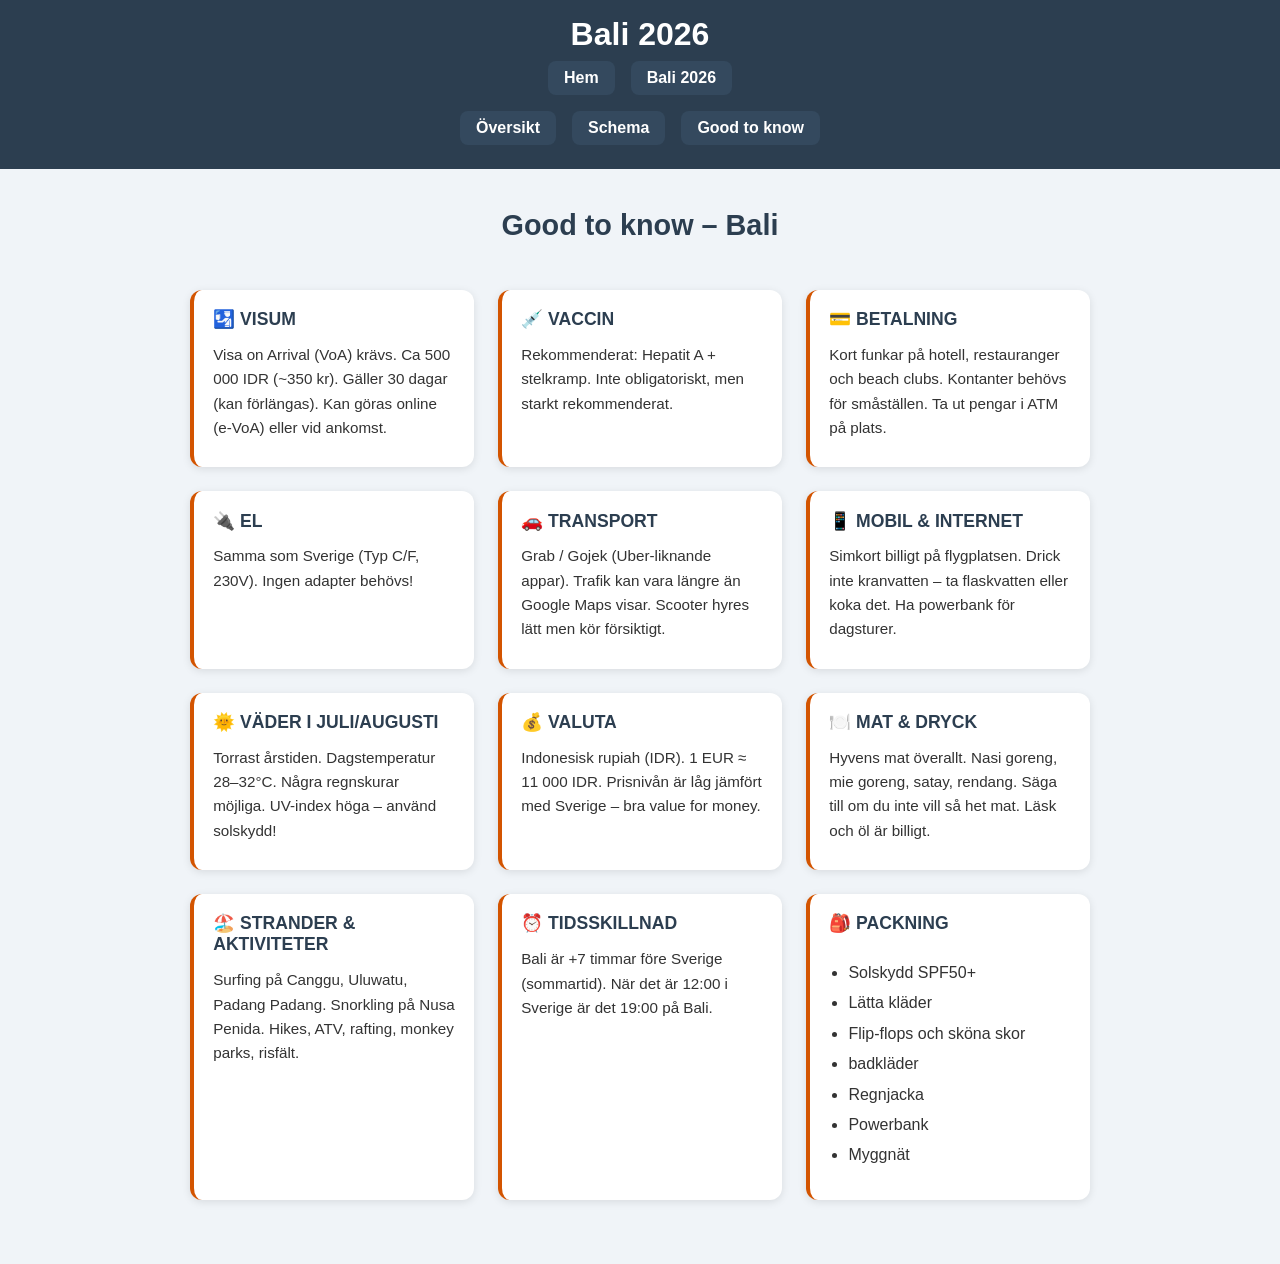
<file: bali-info.html>
<!DOCTYPE html>
<html lang="sv">
<head>
  <meta charset="UTF-8" />
  <title>Good to know – Bali</title>
  <link rel="stylesheet" href="style.css" />
  <meta name="viewport" content="width=device-width, initial-scale=1.0" />
</head>
<body>
  <header>
    <h1>Bali 2026</h1>
    <nav>
      <a href="index.html">Hem</a>
      <a href="bali.html">Bali 2026</a>
    </nav>
    <nav class="subnav">
      <a href="bali.html">Översikt</a>
      <a href="bali-schema.html">Schema</a>
      <a href="bali-info.html">Good to know</a>
    </nav>
  </header>

  <main>
    <h2>Good to know – Bali</h2>

    <div class="facts-grid">
      <div class="fact-card">
        <h3>🛂 VISUM</h3>
        <p>Visa on Arrival (VoA) krävs. Ca 500 000 IDR (~350 kr). Gäller 30 dagar (kan förlängas). Kan göras online (e-VoA) eller vid ankomst.</p>
      </div>

      <div class="fact-card">
        <h3>💉 VACCIN</h3>
        <p>Rekommenderat: Hepatit A + stelkramp. Inte obligatoriskt, men starkt rekommenderat.</p>
      </div>

      <div class="fact-card">
        <h3>💳 BETALNING</h3>
        <p>Kort funkar på hotell, restauranger och beach clubs. Kontanter behövs för småställen. Ta ut pengar i ATM på plats.</p>
      </div>

      <div class="fact-card">
        <h3>🔌 EL</h3>
        <p>Samma som Sverige (Typ C/F, 230V). Ingen adapter behövs!</p>
      </div>

      <div class="fact-card">
        <h3>🚗 TRANSPORT</h3>
        <p>Grab / Gojek (Uber-liknande appar). Trafik kan vara längre än Google Maps visar. Scooter hyres lätt men kör försiktigt.</p>
      </div>

      <div class="fact-card">
        <h3>📱 MOBIL & INTERNET</h3>
        <p>Simkort billigt på flygplatsen. Drick inte kranvatten – ta flaskvatten eller koka det. Ha powerbank för dagsturer.</p>
      </div>

      <div class="fact-card">
        <h3>🌞 VÄDER I JULI/AUGUSTI</h3>
        <p>Torrast årstiden. Dagstemperatur 28–32°C. Några regnskurar möjliga. UV-index höga – använd solskydd!</p>
      </div>

      <div class="fact-card">
        <h3>💰 VALUTA</h3>
        <p>Indonesisk rupiah (IDR). 1 EUR ≈ 11 000 IDR. Prisnivån är låg jämfört med Sverige – bra value for money.</p>
      </div>

      <div class="fact-card">
        <h3>🍽️ MAT & DRYCK</h3>
        <p>Hyvens mat överallt. Nasi goreng, mie goreng, satay, rendang. Säga till om du inte vill så het mat. Läsk och öl är billigt.</p>
      </div>

      <div class="fact-card">
        <h3>🏖️ STRANDER & AKTIVITETER</h3>
        <p>Surfing på Canggu, Uluwatu, Padang Padang. Snorkling på Nusa Penida. Hikes, ATV, rafting, monkey parks, risfält.</p>
      </div>

      <div class="fact-card">
        <h3>⏰ TIDSSKILLNAD</h3>
        <p>Bali är +7 timmar före Sverige (sommartid). När det är 12:00 i Sverige är det 19:00 på Bali.</p>
      </div>

      <div class="fact-card">
        <h3>🎒 PACKNING</h3>
        <ul style="margin: 0.5rem 0; padding-left: 1.2rem;">
          <li>Solskydd SPF50+</li>
          <li>Lätta kläder</li>
          <li>Flip-flops och sköna skor</li>
          <li>badkläder</li>
          <li>Regnjacka</li>
          <li>Powerbank</li>
          <li>Myggnät</li>
        </ul>
      </div>
    </div>
  </main>
</body>
</html>
</file>
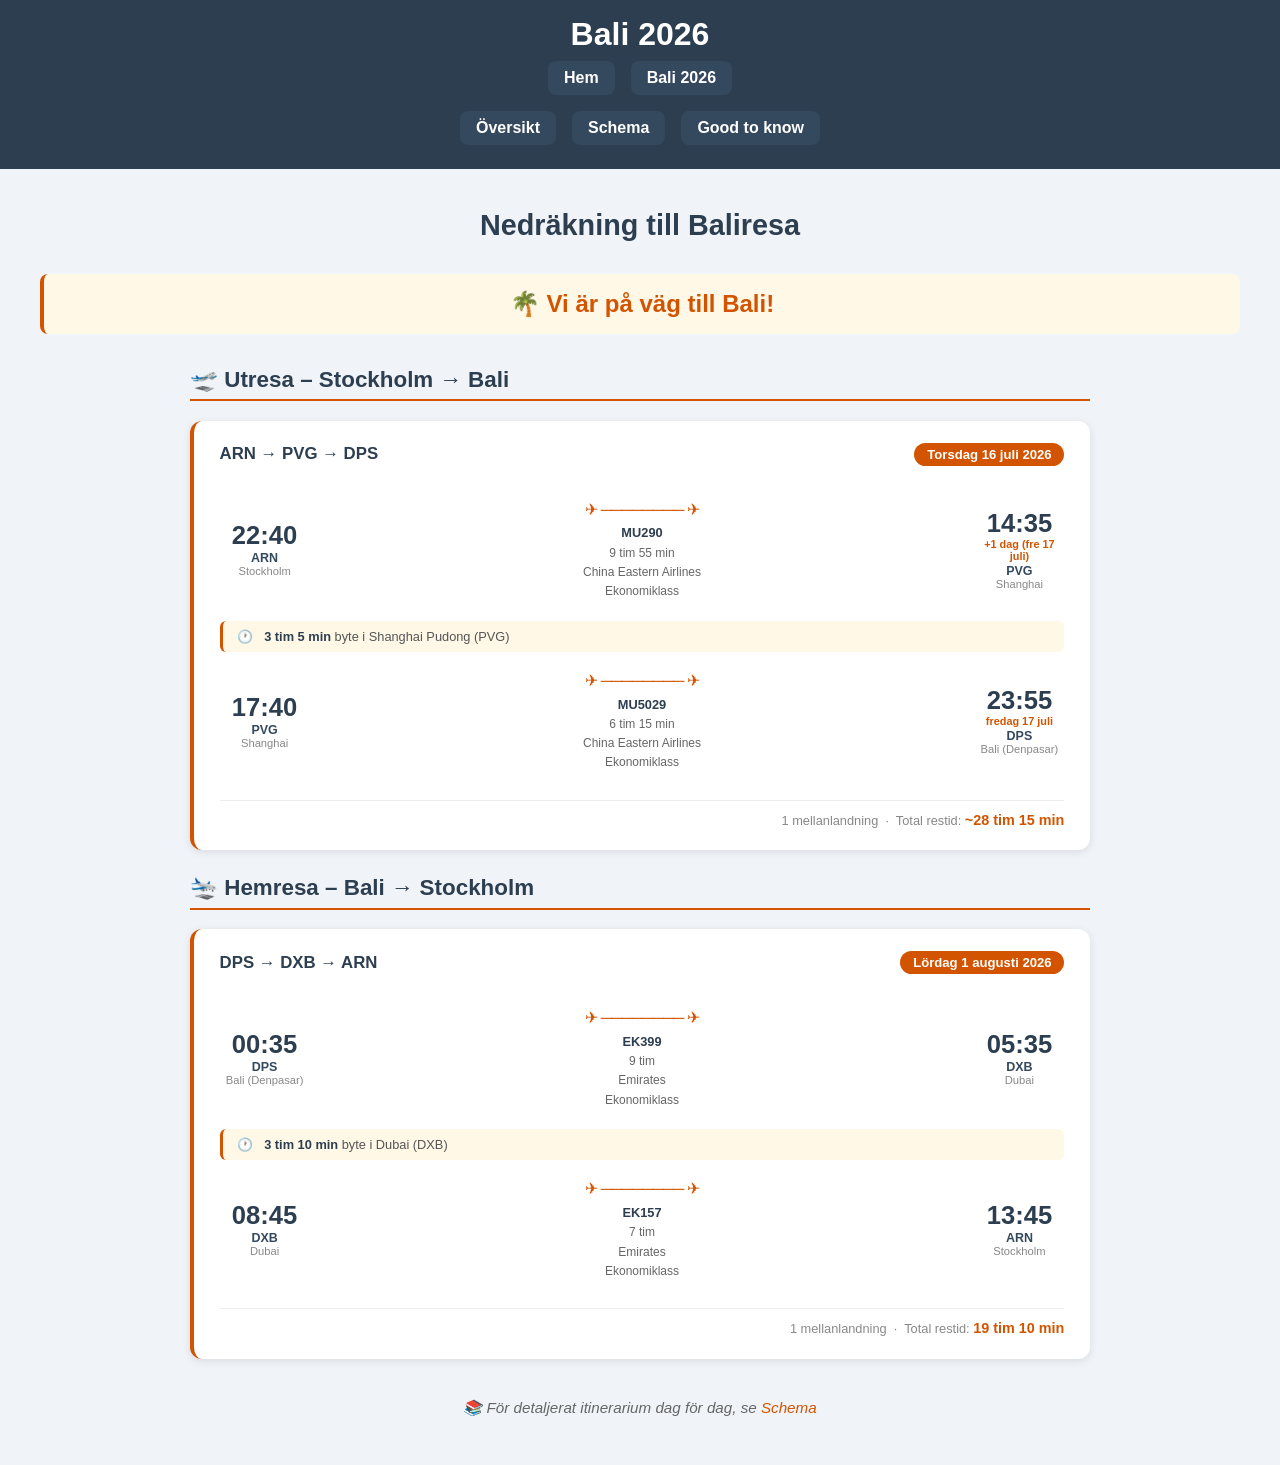
<file: bali.html>
<!DOCTYPE html>
<html lang="sv">
<head>
  <meta charset="UTF-8" />
  <title>Bali 2026 – Jannes resebyrå</title>
  <link rel="stylesheet" href="style.css" />
  <meta name="viewport" content="width=device-width, initial-scale=1.0" />
  <style>
    /* ── Flyg-specifik styling ── */
    .flight-section {
      max-width: 900px;
      margin: 2rem auto;
      padding: 0 1rem;
      text-align: left;
    }

    .flight-section h2 {
      font-size: 1.4rem;
      color: #2c3e50;
      border-bottom: 2px solid #d35400;
      padding-bottom: 0.4rem;
      margin-bottom: 1.2rem;
    }

    .flight-card {
      background: #fff;
      border-radius: 12px;
      padding: 1.4rem 1.6rem;
      margin-bottom: 1.5rem;
      box-shadow: 0 2px 8px rgba(0,0,0,0.1);
      border-left: 4px solid #d35400;
    }

    .flight-card-header {
      display: flex;
      justify-content: space-between;
      align-items: center;
      flex-wrap: wrap;
      gap: 0.5rem;
      margin-bottom: 1.2rem;
    }

    .flight-direction {
      font-size: 1.05rem;
      font-weight: bold;
      color: #2c3e50;
    }

    .flight-date {
      font-size: 0.82rem;
      background: #d35400;
      color: #fff;
      padding: 0.25rem 0.8rem;
      border-radius: 50px;
      font-weight: bold;
    }

    .leg {
      display: grid;
      grid-template-columns: 90px 1fr 90px;
      align-items: center;
      gap: 0.8rem;
      padding: 0.9rem 0;
    }

    .leg + .leg {
      border-top: 1px dashed #ccc;
    }

    .time-block { text-align: center; }

    .time-block .time {
      font-size: 1.6rem;
      font-weight: bold;
      color: #2c3e50;
      line-height: 1;
    }

    .time-block .plus1 {
      display: block;
      font-size: 0.68rem;
      color: #d35400;
      font-weight: bold;
      margin-top: 0.1rem;
    }

    .time-block .iata {
      font-size: 0.78rem;
      font-weight: bold;
      color: #34495e;
      margin-top: 0.15rem;
    }

    .time-block .city {
      font-size: 0.7rem;
      color: #888;
    }

    .leg-middle { text-align: center; }

    .flight-arrow {
      font-size: 1rem;
      color: #d35400;
      margin-bottom: 0.3rem;
      letter-spacing: -1px;
    }

    .leg-info {
      font-size: 0.75rem;
      color: #666;
      line-height: 1.6;
    }

    .leg-info .flight-no {
      font-weight: bold;
      color: #2c3e50;
      font-size: 0.8rem;
    }

    .layover {
      display: flex;
      align-items: center;
      gap: 0.7rem;
      background: #fff8e7;
      border-left: 3px solid #d35400;
      border-radius: 6px;
      padding: 0.5rem 0.9rem;
      margin: 0.3rem 0;
      font-size: 0.8rem;
      color: #555;
    }

    .layover strong { color: #2c3e50; }

    .total-duration {
      text-align: right;
      border-top: 1px solid #eee;
      padding-top: 0.7rem;
      margin-top: 0.8rem;
      font-size: 0.8rem;
      color: #888;
    }

    .total-duration strong { color: #d35400; font-size: 0.9rem; }

    .note {
      text-align: center;
      margin-top: 2.5rem;
      font-style: italic;
      color: #666;
      font-size: 0.95rem;
    }

    @media (max-width: 500px) {
      .leg { grid-template-columns: 68px 1fr 68px; gap: 0.4rem; }
      .time-block .time { font-size: 1.2rem; }
      .flight-card { padding: 1rem; }
    }
  </style>
</head>
<body>

<header>
  <h1>Bali 2026</h1>
  <nav>
    <a href="index.html">Hem</a>
    <a href="bali.html">Bali 2026</a>
  </nav>
  <nav class="subnav">
    <a href="bali.html">Översikt</a>
    <a href="bali-schema.html">Schema</a>
    <a href="bali-info.html">Good to know</a>
  </nav>
</header>

<main>
  <h2>Nedräkning till Baliresa</h2>
  <p class="timer" id="countdown">Laddar timer...</p>

  <div class="flight-section">

    <h2>🛫 Utresa – Stockholm → Bali</h2>

    <div class="flight-card">
      <div class="flight-card-header">
        <span class="flight-direction">ARN → PVG → DPS</span>
        <span class="flight-date">Torsdag 16 juli 2026</span>
      </div>

      <div class="leg">
        <div class="time-block">
          <div class="time">22:40</div>
          <div class="iata">ARN</div>
          <div class="city">Stockholm</div>
        </div>
        <div class="leg-middle">
          <div class="flight-arrow">✈ ──────── ✈</div>
          <div class="leg-info">
            <div class="flight-no">MU290</div>
            <div>9 tim 55 min</div>
            <div>China Eastern Airlines</div>
            <div>Ekonomiklass</div>
          </div>
        </div>
        <div class="time-block">
          <div class="time">14:35</div>
          <span class="plus1">+1 dag (fre 17 juli)</span>
          <div class="iata">PVG</div>
          <div class="city">Shanghai</div>
        </div>
      </div>

      <div class="layover">
        🕐 <span><strong>3 tim 5 min</strong> byte i Shanghai Pudong (PVG)</span>
      </div>

      <div class="leg">
        <div class="time-block">
          <div class="time">17:40</div>
          <div class="iata">PVG</div>
          <div class="city">Shanghai</div>
        </div>
        <div class="leg-middle">
          <div class="flight-arrow">✈ ──────── ✈</div>
          <div class="leg-info">
            <div class="flight-no">MU5029</div>
            <div>6 tim 15 min</div>
            <div>China Eastern Airlines</div>
            <div>Ekonomiklass</div>
          </div>
        </div>
        <div class="time-block">
          <div class="time">23:55</div>
          <span class="plus1">fredag 17 juli</span>
          <div class="iata">DPS</div>
          <div class="city">Bali (Denpasar)</div>
        </div>
      </div>

      <div class="total-duration">
        1 mellanlandning &nbsp;·&nbsp; Total restid: <strong>~28 tim 15 min</strong>
      </div>
    </div>

    <h2>🛬 Hemresa – Bali → Stockholm</h2>

    <div class="flight-card">
      <div class="flight-card-header">
        <span class="flight-direction">DPS → DXB → ARN</span>
        <span class="flight-date">Lördag 1 augusti 2026</span>
      </div>

      <div class="leg">
        <div class="time-block">
          <div class="time">00:35</div>
          <div class="iata">DPS</div>
          <div class="city">Bali (Denpasar)</div>
        </div>
        <div class="leg-middle">
          <div class="flight-arrow">✈ ──────── ✈</div>
          <div class="leg-info">
            <div class="flight-no">EK399</div>
            <div>9 tim</div>
            <div>Emirates</div>
            <div>Ekonomiklass</div>
          </div>
        </div>
        <div class="time-block">
          <div class="time">05:35</div>
          <div class="iata">DXB</div>
          <div class="city">Dubai</div>
        </div>
      </div>

      <div class="layover">
        🕐 <span><strong>3 tim 10 min</strong> byte i Dubai (DXB)</span>
      </div>

      <div class="leg">
        <div class="time-block">
          <div class="time">08:45</div>
          <div class="iata">DXB</div>
          <div class="city">Dubai</div>
        </div>
        <div class="leg-middle">
          <div class="flight-arrow">✈ ──────── ✈</div>
          <div class="leg-info">
            <div class="flight-no">EK157</div>
            <div>7 tim</div>
            <div>Emirates</div>
            <div>Ekonomiklass</div>
          </div>
        </div>
        <div class="time-block">
          <div class="time">13:45</div>
          <div class="iata">ARN</div>
          <div class="city">Stockholm</div>
        </div>
      </div>

      <div class="total-duration">
        1 mellanlandning &nbsp;·&nbsp; Total restid: <strong>19 tim 10 min</strong>
      </div>
    </div>

    <p class="note">
      📚 För detaljerat itinerarium dag för dag, se <a href="bali-schema.html">Schema</a>
    </p>

  </div>
</main>

<script>
  function updateCountdown() {
    const departure = new Date('2026-07-16T22:40:00+02:00');
    const now = new Date();
    const diff = departure - now;
    if (diff <= 0) {
      document.getElementById('countdown').textContent = '🌴 Vi är på väg till Bali!';
      return;
    }
    const d = Math.floor(diff / 86400000);
    const h = Math.floor((diff % 86400000) / 3600000);
    const m = Math.floor((diff % 3600000) / 60000);
    const s = Math.floor((diff % 60000) / 1000);
    document.getElementById('countdown').textContent =
      `${d} dagar  ${h} tim  ${m} min  ${s} sek till avgång`;
  }
  updateCountdown();
  setInterval(updateCountdown, 1000);
</script>

</body>
</html>
</file>
<file: style.css>
/* === Grundläggande styling === */
body {
    margin: 0;
    font-family: 'Segoe UI', sans-serif;
    background-color: #f0f4f8;
    color: #333;
}

/* === Header & navigation === */
header {
    position: sticky;
    top: 0;
    z-index: 1000;
    background-color: #2c3e50;
    color: white;
    padding: 1rem;
    text-align: center;
}

header h1 {
    margin: 0;
    font-size: 2rem;
}

/* === Huvudmeny (Home / Bali) === */
nav {
    display: flex;
    flex-wrap: wrap;
    justify-content: center;
    gap: 1rem;
    padding: 0.5rem 1rem;
    background-color: #2c3e50;
}

nav a {
    color: white;
    background-color: #34495e;
    padding: 0.5rem 1rem;
    border-radius: 8px;
    text-decoration: none;
    font-weight: bold;
    transition: background-color 0.3s;
}

nav a:hover {
    background-color: #1a252f;
}

/* === Undermeny (Bali-sektioner) === */
.subnav {
    position: sticky;
    top: 100px;
    z-index: 999;
    display: flex;
    flex-wrap: wrap;
    justify-content: center;
    gap: 1rem;
    background-color: #2c3e50;
    padding: 0.5rem 1rem;
}

.subnav a {
    color: white;
    background-color: #34495e;
    padding: 0.5rem 1rem;
    border-radius: 8px;
    text-decoration: none;
    font-weight: bold;
    transition: background-color 0.3s;
}

.subnav a:hover {
    background-color: #1a252f;
}

/* === Main content === */
main {
    padding: 1rem;
    text-align: center;
    max-width: 1200px;
    margin: 0 auto;
}

main h2 {
    font-size: 1.8rem;
    color: #2c3e50;
    margin: 1.5rem 0 1rem 0;
}

main h3 {
    font-size: 1.3rem;
    color: #34495e;
    margin: 1.2rem 0 0.5rem 0;
}

main ul {
    text-align: left;
    display: inline-block;
    max-width: 600px;
    margin: 0.5rem auto;
}

main li {
    margin: 0.4rem 0;
    line-height: 1.6;
}

/* === Centrera bilder === */
img.center {
    max-width: 100%;
    height: auto;
    border-radius: 10px;
    box-shadow: 0 4px 12px rgba(0, 0, 0, 0.2);
    margin: 1rem auto;
    display: block;
}

/* === Timer-stil === */
.timer {
    font-size: 1.5rem;
    font-weight: bold;
    margin: 2rem 0;
    color: #d35400;
    padding: 1rem;
    background-color: #fff8e7;
    border-radius: 8px;
    border-left: 4px solid #d35400;
}

/* === Fakta-kort (Good to know) === */
.facts-grid {
    display: grid;
    grid-template-columns: 1fr;
    gap: 1.5rem;
    max-width: 900px;
    margin: 2rem auto;
    padding: 1rem;
    text-align: left;
}

@media (min-width: 600px) {
    .facts-grid {
        grid-template-columns: 1fr 1fr;
    }
}

@media (min-width: 1000px) {
    .facts-grid {
        grid-template-columns: 1fr 1fr 1fr;
    }
}

.fact-card {
    background-color: #fff;
    border-radius: 12px;
    padding: 1.2rem;
    box-shadow: 0 2px 8px rgba(0, 0, 0, 0.1);
    border-left: 4px solid #d35400;
    transition: transform 0.3s, box-shadow 0.3s;
}

.fact-card:hover {
    transform: translateY(-5px);
    box-shadow: 0 4px 15px rgba(0, 0, 0, 0.15);
}

.fact-card h3 {
    margin-top: 0;
    margin-bottom: 0.8rem;
    font-size: 1.1rem;
    color: #2c3e50;
}

.fact-card p {
    margin: 0.5rem 0;
    line-height: 1.6;
    font-size: 0.95rem;
}

.fact-card ul {
    margin: 0.5rem 0;
    padding-left: 1.5rem;
}

.fact-card li {
    margin: 0.3rem 0;
}

/* === Kartsektion === */
.map-section {
    margin-top: 3rem;
    padding: 1rem;
    background-color: #f9f9f9;
    border-top: 2px solid #ddd;
    border-radius: 1rem;
    max-width: 1000px;
    margin-left: auto;
    margin-right: auto;
}

.map-section h2 {
    margin-bottom: 1rem;
    font-size: 1.5rem;
    text-align: center;
}

.map-container {
    position: relative;
    overflow: hidden;
    padding-bottom: 56.25%; /* 16:9 ratio */
    height: 0;
    border-radius: 0.5rem;
    box-shadow: 0 2px 10px rgba(0, 0, 0, 0.1);
}

.map-container iframe {
    position: absolute;
    top: 0;
    left: 0;
    width: 100%;
    height: 100%;
    border: 0;
    border-radius: 0.5rem;
}

/* === Responsiv anpassning för små skärmar === */
@media (max-width: 600px) {
    header h1 {
        font-size: 1.5rem;
    }

    nav a, .subnav a {
        font-size: 0.9rem;
        padding: 0.4rem 0.8rem;
    }

    main {
        padding: 0.8rem;
    }

    main h2 {
        font-size: 1.4rem;
    }

    main h3 {
        font-size: 1.1rem;
    }

    .timer {
        font-size: 1.2rem;
    }

    .facts-grid {
        grid-template-columns: 1fr;
    }
}

/* === Link styling === */
a {
    color: #d35400;
    text-decoration: none;
}

a:hover {
    text-decoration: underline;
}
</file>
